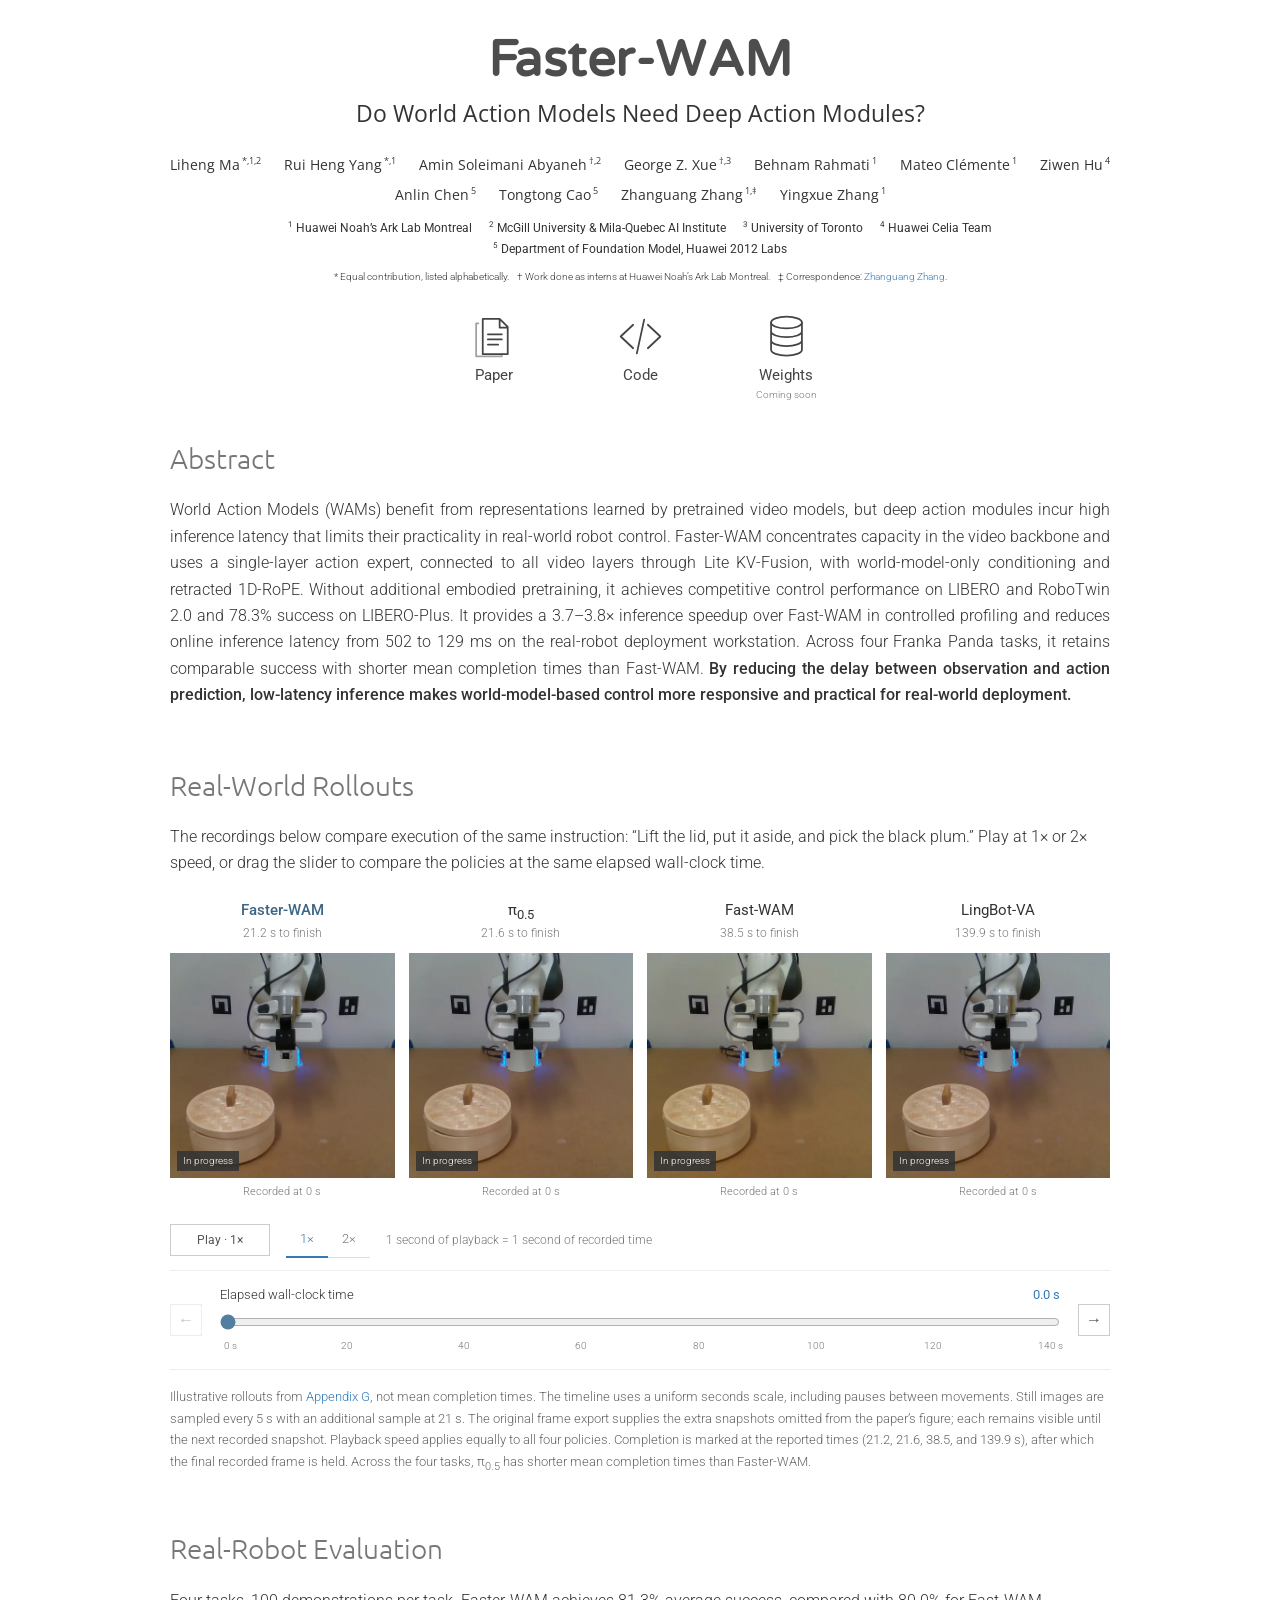
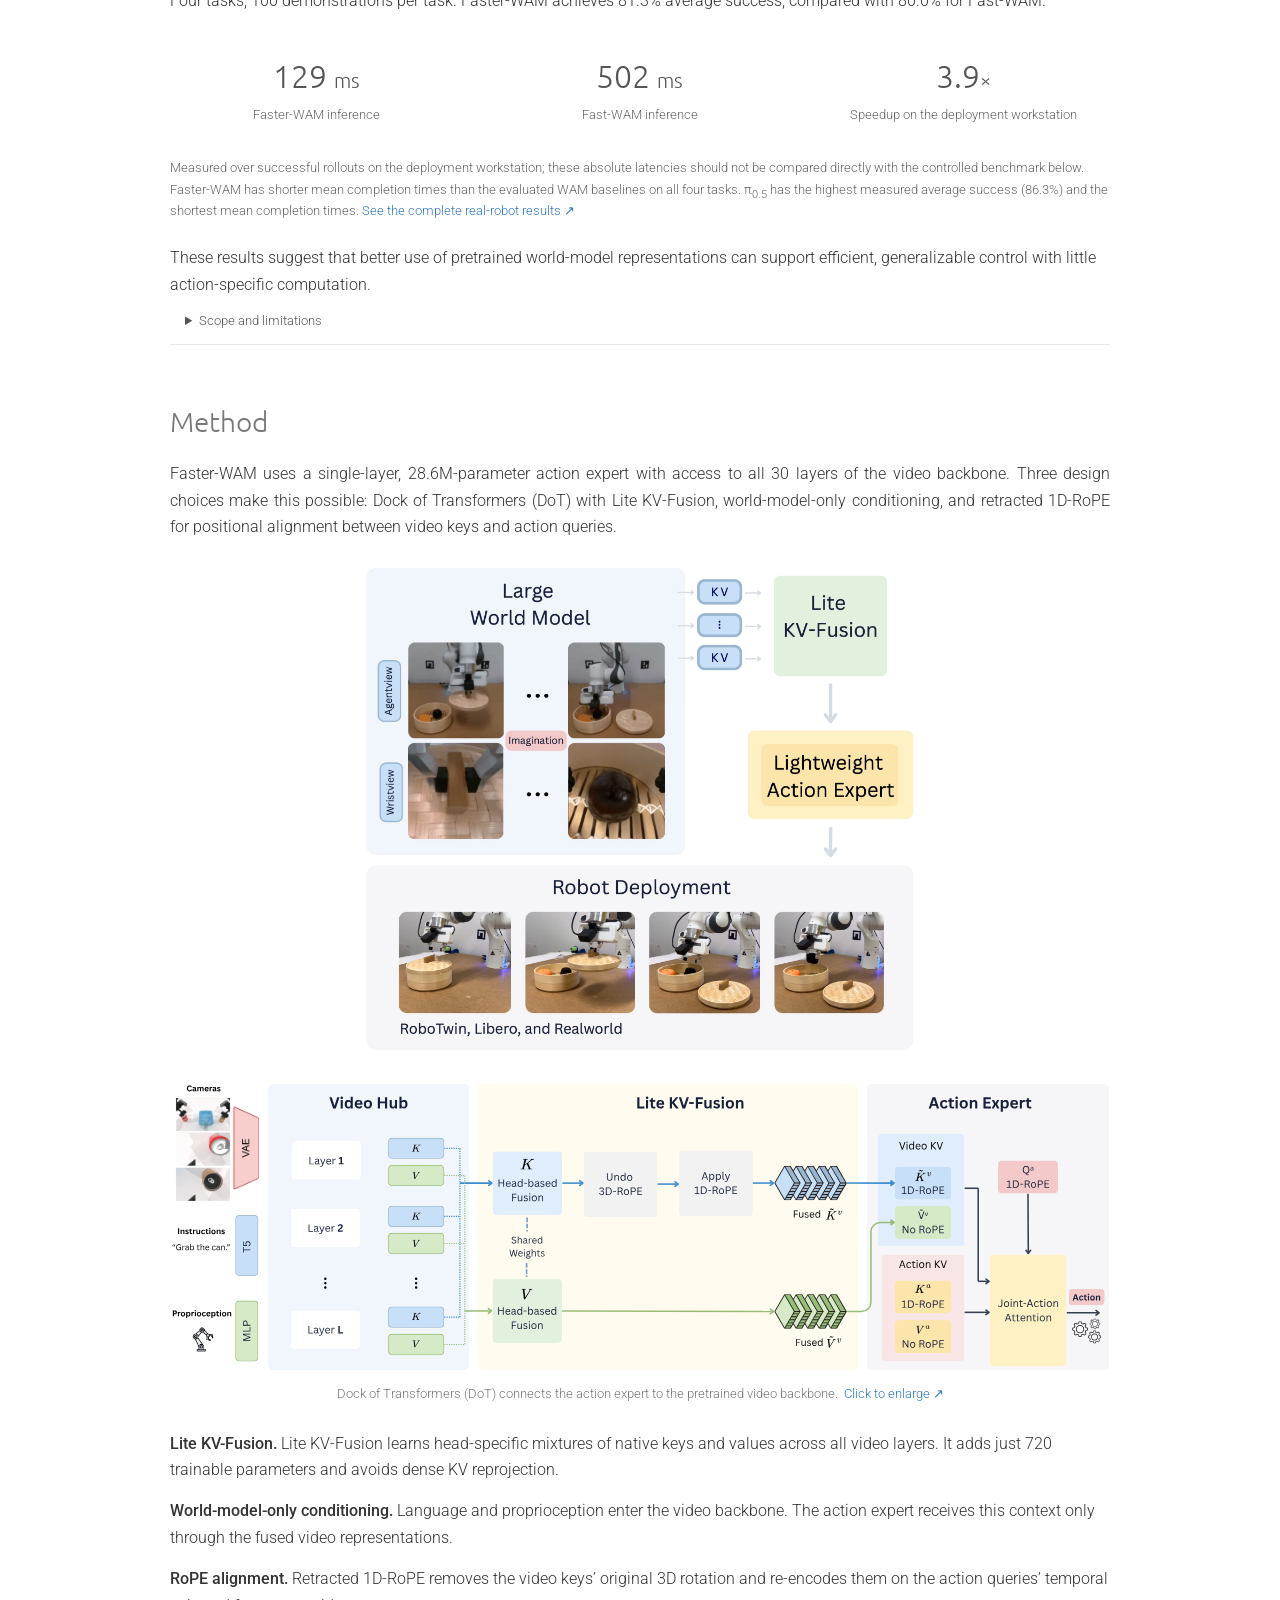
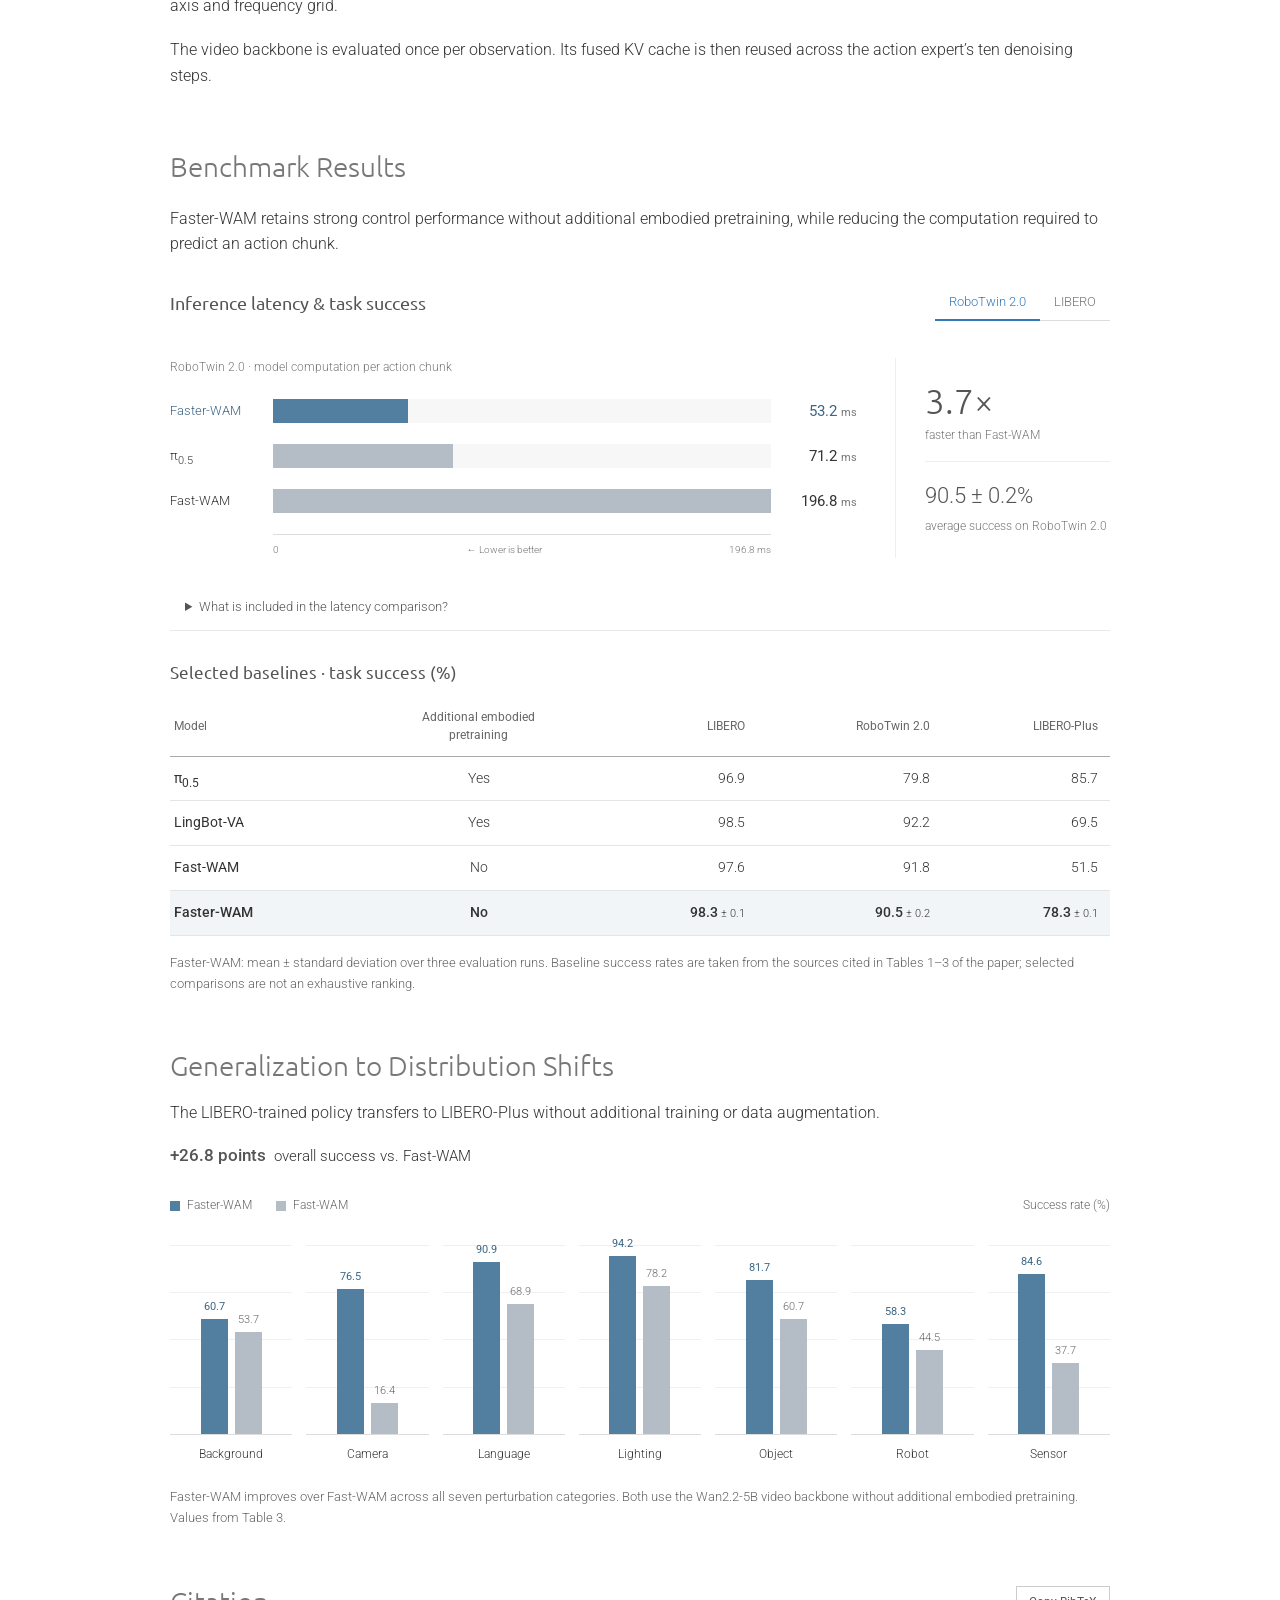
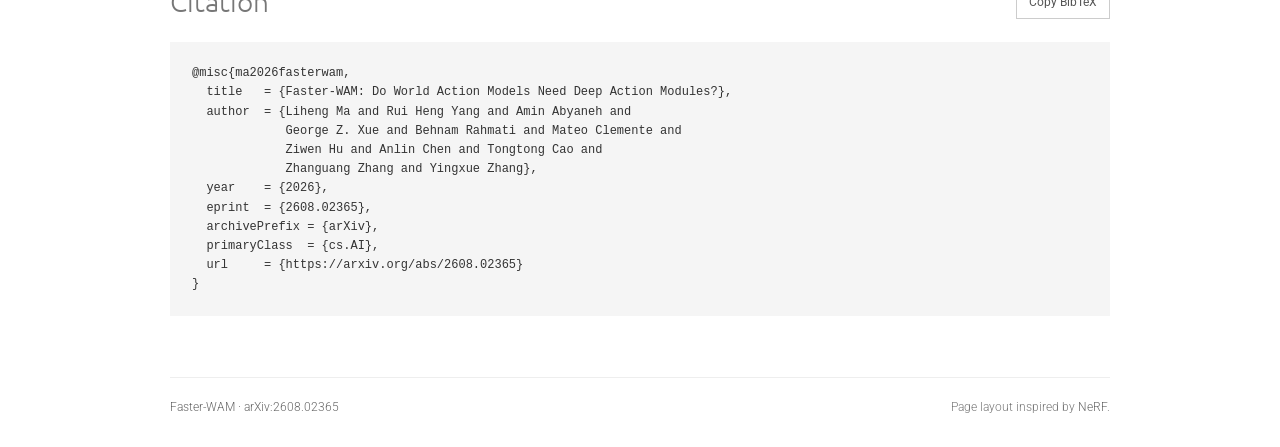
<file: index.html>
<!doctype html>
<html lang="en">
  <head>
    <meta charset="utf-8" />
    <meta name="viewport" content="width=device-width, initial-scale=1" />
    <meta name="theme-color" content="#ffffff" />
    <meta
      name="description"
      content="Faster-WAM uses a single-layer action expert to turn pretrained video world-model representations into efficient, generalizable robot control."
    />
    <meta property="og:type" content="website" />
    <meta
      property="og:title"
      content="Faster-WAM: Do World Action Models Need Deep Action Modules?"
    />
    <meta
      property="og:description"
      content="A single-layer action expert. Full access to the video hierarchy. 3.7× faster inference than Fast-WAM on RoboTwin 2.0."
    />
    <meta
      property="og:image"
      content="https://teamfasterwam.github.io/FasterWAM.github.io/assets/social-preview.png"
    />
    <meta
      property="og:url"
      content="https://teamfasterwam.github.io/FasterWAM.github.io/"
    />
    <meta name="twitter:card" content="summary_large_image" />
    <title>Faster-WAM · World-Model-Centric Robot Control</title>
    <link rel="icon" href="assets/favicon.svg" type="image/svg+xml" />
    <link rel="stylesheet" href="styles.css" />
    <script src="script.js" defer></script>
  </head>

  <body>
    <a class="skip-link" href="#main">Skip to content</a>
    <main id="main">
      <header class="paper-header container" aria-labelledby="paper-title">
        <h1 id="paper-title">
          <span class="project-name">Faster-WAM</span
          ><span class="paper-title"
            >Do World Action Models Need Deep Action Modules?</span
          >
        </h1>
        <div class="author-block">
          <p class="authors">
            <span>Liheng Ma<sup>*,1,2</sup></span
            ><span>Rui Heng Yang<sup>*,1</sup></span
            ><span>Amin Soleimani Abyaneh<sup>†,2</sup></span
            ><span>George Z. Xue<sup>†,3</sup></span
            ><span>Behnam Rahmati<sup>1</sup></span
            ><span>Mateo Clémente<sup>1</sup></span
            ><span>Ziwen Hu<sup>4</sup></span
            ><span>Anlin Chen<sup>5</sup></span
            ><span>Tongtong Cao<sup>5</sup></span
            ><span>Zhanguang Zhang<sup>1,‡</sup></span
            ><span>Yingxue Zhang<sup>1</sup></span>
          </p>
          <p class="affiliations">
            <span><sup>1</sup> Huawei Noah’s Ark Lab Montreal</span
            ><span
              ><sup>2</sup> McGill University &amp; Mila-Quebec AI
              Institute</span
            ><span><sup>3</sup> University of Toronto</span
            ><span><sup>4</sup> Huawei Celia Team</span
            ><span
              ><sup>5</sup> Department of Foundation Model, Huawei 2012
              Labs</span
            >
          </p>
          <p class="author-notes">
            * Equal contribution, listed alphabetically.
            <span
              >† Work done as interns at Huawei Noah’s Ark Lab Montreal.</span
            >
            <span
              >‡ Correspondence:
              <a href="mailto:zhanguang.zhang@huawei.com">Zhanguang Zhang</a
              >.</span
            >
          </p>
        </div>
        <div class="resource-links" aria-label="Project resources">
          <a class="resource-link" href="https://arxiv.org/abs/2608.02365">
            <svg viewBox="0 0 64 64" aria-hidden="true">
              <path
                d="M16 8h23l11 11v37H16zM39 8v12h11M23 29h19M23 36h19M23 43h14"
              />
              <path class="paper-back" d="M10 14H7v45h35v-3" />
            </svg>
            <span>Paper</span>
          </a>
          <a
            class="resource-link"
            href="https://github.com/TeamFasterwam/FasterWAM"
            ><svg viewBox="0 0 64 64" aria-hidden="true">
              <path d="m22 16-17 16 17 16m20-32 17 16-17 16M37 9 27 55" /></svg
            ><span>Code</span></a
          >
          <span class="resource-placeholder">
            <svg viewBox="0 0 64 64" aria-hidden="true">
              <ellipse cx="32" cy="13" rx="21" ry="8" />
              <path
                d="M11 13v37c0 4.4 9.4 8 21 8s21-3.6 21-8V13M11 25c0 4.4 9.4 8 21 8s21-3.6 21-8M11 37c0 4.4 9.4 8 21 8s21-3.6 21-8"
              />
            </svg>
            <span>Weights</span><small>Coming soon</small>
          </span>
        </div>
      </header>

      <section
        class="section container"
        id="abstract"
        aria-labelledby="abstract-title"
      >
        <h2 id="abstract-title">Abstract</h2>
        <p class="abstract">
          World Action Models (WAMs) benefit from representations learned by
          pretrained video models, but deep action modules incur high inference
          latency that limits their practicality in real-world robot control.
          Faster-WAM concentrates capacity in the video backbone and uses a
          single-layer action expert, connected to all video layers through Lite
          KV-Fusion, with world-model-only conditioning and retracted 1D-RoPE.
          Without additional embodied pretraining, it achieves competitive
          control performance on LIBERO and RoboTwin 2.0 and 78.3% success on
          LIBERO-Plus. It provides a 3.7–3.8× inference speedup over Fast-WAM in
          controlled profiling and reduces online inference latency from 502 to
          129 ms on the real-robot deployment workstation. Across four Franka
          Panda tasks, it retains comparable success with shorter mean
          completion times than Fast-WAM.
          <strong
            >By reducing the delay between observation and action prediction,
            low-latency inference makes world-model-based control more
            responsive and practical for real-world deployment.</strong
          >
        </p>
      </section>

      <section
        class="section container"
        id="rollouts"
        aria-labelledby="rollouts-title"
      >
        <h2 id="rollouts-title">Real-World Rollouts</h2>
        <p class="section-intro">
          The recordings below compare execution of the same instruction: “Lift
          the lid, put it aside, and pick the black plum.” Play at 1× or 2×
          speed, or drag the slider to compare the policies at the same elapsed
          wall-clock time.
        </p>
        <div class="rollout-grid">
          <figure class="rollout-card ours" data-policy="fasterwam">
            <figcaption>
              <strong>Faster-WAM</strong><span>21.2 s to finish</span>
            </figcaption>
            <div class="rollout-image">
              <img
                src="assets/rollouts/fasterwam/000s.webp"
                width="480"
                height="480"
                loading="lazy"
                alt="Faster-WAM pick-fruit rollout at 0 seconds"
              /><span class="rollout-state">In progress</span>
            </div>
            <p class="frame-note">Recorded at 0 s</p>
          </figure>
          <figure class="rollout-card" data-policy="pi05">
            <figcaption>
              <strong>π<sub>0.5</sub></strong
              ><span>21.6 s to finish</span>
            </figcaption>
            <div class="rollout-image">
              <img
                src="assets/rollouts/pi05/000s.webp"
                width="480"
                height="480"
                loading="lazy"
                alt="Pi 0.5 pick-fruit rollout at 0 seconds"
              /><span class="rollout-state">In progress</span>
            </div>
            <p class="frame-note">Recorded at 0 s</p>
          </figure>
          <figure class="rollout-card" data-policy="fastwam">
            <figcaption>
              <strong>Fast-WAM</strong><span>38.5 s to finish</span>
            </figcaption>
            <div class="rollout-image">
              <img
                src="assets/rollouts/fastwam/000s.webp"
                width="480"
                height="480"
                loading="lazy"
                alt="Fast-WAM pick-fruit rollout at 0 seconds"
              /><span class="rollout-state">In progress</span>
            </div>
            <p class="frame-note">Recorded at 0 s</p>
          </figure>
          <figure class="rollout-card" data-policy="lingbot">
            <figcaption>
              <strong>LingBot-VA</strong><span>139.9 s to finish</span>
            </figcaption>
            <div class="rollout-image">
              <img
                src="assets/rollouts/lingbot/000s.webp"
                width="480"
                height="480"
                loading="lazy"
                alt="LingBot-VA pick-fruit rollout at 0 seconds"
              /><span class="rollout-state">In progress</span>
            </div>
            <p class="frame-note">Recorded at 0 s</p>
          </figure>
        </div>
        <div class="playback-toolbar" data-enhancement hidden>
          <button
            class="button"
            id="play-rollout"
            type="button"
            aria-label="Play rollout comparison at real-time speed"
            aria-pressed="false"
          >
            Play · 1×
          </button>
          <div
            class="segmented-control playback-rates"
            role="group"
            aria-label="Playback speed"
          >
            <button
              type="button"
              data-playback-rate="1"
              aria-pressed="true"
              aria-label="Playback speed: 1×"
            >
              1×
            </button>
            <button
              type="button"
              data-playback-rate="2"
              aria-pressed="false"
              aria-label="Playback speed: 2×"
            >
              2×
            </button>
          </div>
          <span id="playback-rate-note"
            >1 second of playback = 1 second of recorded time</span
          >
        </div>
        <div class="timeline-controls" data-enhancement hidden>
          <button
            class="step-button"
            id="previous-frame"
            type="button"
            aria-label="Previous recorded snapshot"
          >
            ←
          </button>
          <div class="timeline-input">
            <label for="rollout-time"
              >Elapsed wall-clock time
              <output id="time-label" for="rollout-time">0.0 s</output></label
            >
            <input
              id="rollout-time"
              type="range"
              min="0"
              max="140"
              step="0.1"
              value="0"
              aria-valuetext="0.0 seconds"
            />
            <div class="timeline-ticks" aria-hidden="true">
              <span style="left: 0%">0 s</span
              ><span style="left: 14.2857%">20</span>
              <span style="left: 28.5714%">40</span
              ><span style="left: 42.8571%">60</span>
              <span style="left: 57.1429%">80</span
              ><span style="left: 71.4286%">100</span>
              <span style="left: 85.7143%">120</span
              ><span style="left: 100%">140 s</span>
            </div>
          </div>
          <button
            class="step-button"
            id="next-frame"
            type="button"
            aria-label="Next recorded snapshot"
          >
            →
          </button>
        </div>
        <p class="figure-note">
          Illustrative rollouts from
          <a href="https://arxiv.org/html/2608.02365v2#A7">Appendix G</a>, not
          mean completion times. The timeline uses a uniform seconds scale,
          including pauses between movements. Still images are sampled every 5 s
          with an additional sample at 21 s. The original frame export supplies
          the extra snapshots omitted from the paper’s figure; each remains
          visible until the next recorded snapshot. Playback speed applies
          equally to all four policies. Completion is marked at the reported
          times (21.2, 21.6, 38.5, and 139.9 s), after which the final recorded
          frame is held. Across the four tasks, π<sub>0.5</sub> has shorter mean
          completion times than Faster-WAM.
        </p>
      </section>

      <section
        class="section container real-results"
        aria-labelledby="real-results-title"
      >
        <div class="section-heading">
          <div>
            <h2 id="real-results-title">Real-Robot Evaluation</h2>
          </div>
          <p>
            Four tasks, 100 demonstrations per task. Faster-WAM achieves 81.3%
            average success, compared with 80.0% for Fast-WAM.
          </p>
        </div>
        <div class="real-stats">
          <div>
            <span>129 <small>ms</small></span>
            <p>Faster-WAM inference</p>
          </div>
          <div>
            <span>502 <small>ms</small></span>
            <p>Fast-WAM inference</p>
          </div>
          <div>
            <span>3.9<small>×</small></span>
            <p>Speedup on the deployment workstation</p>
          </div>
        </div>
        <p class="figure-note">
          Measured over successful rollouts on the deployment workstation; these
          absolute latencies should not be compared directly with the controlled
          benchmark below. Faster-WAM has shorter mean completion times than the
          evaluated WAM baselines on all four tasks. π<sub>0.5</sub> has the
          highest measured average success (86.3%) and the shortest mean
          completion times.
          <a href="https://arxiv.org/html/2608.02365v2#S3.SS3.SSS1"
            >See the complete real-robot results ↗</a
          >
        </p>
        <p class="closing-insight">
          These results suggest that better use of pretrained world-model
          representations can support efficient, generalizable control with
          little action-specific computation.
        </p>
        <details class="protocol-details">
          <summary>Scope and limitations</summary>
          <p>
            The results show that competitive control does not necessarily
            require a deep action expert; they do not establish that one layer
            is optimal. Physical evaluation covers one robot platform and four
            manipulation tasks. Additional embodied pretraining and broader
            evaluations across embodiments remain open directions.
          </p>
        </details>
      </section>

      <section
        class="section container"
        id="method"
        aria-labelledby="method-title"
      >
        <h2 id="method-title">Method</h2>
        <p class="abstract">
          Faster-WAM uses a single-layer, 28.6M-parameter action expert with
          access to all 30 layers of the video backbone. Three design choices
          make this possible: Dock of Transformers (DoT) with Lite KV-Fusion,
          world-model-only conditioning, and retracted 1D-RoPE for positional
          alignment between video keys and action queries.
        </p>
        <figure class="overview-figure">
          <img
            src="assets/figures/overview.svg"
            width="1500"
            height="1160"
            loading="lazy"
            alt="A large video world model supplies key–value representations through Lite KV-Fusion to a lightweight action expert, which controls a robot."
          />
        </figure>
        <figure class="method-figure">
          <a
            href="assets/figures/method.svg"
            target="_blank"
            rel="noopener"
            aria-label="Open the full-size Faster-WAM architecture diagram"
            ><img
              src="assets/figures/method.svg"
              width="1500"
              height="461"
              loading="lazy"
              alt="Camera observations, language, and proprioception enter a video hub. Native keys and values from all layers are fused with shared head-specific weights. Video keys are realigned from 3D to 1D RoPE before joint attention with a single-layer action expert."
          /></a>
          <figcaption>
            Dock of Transformers (DoT) connects the action expert to the
            pretrained video backbone. <span>Click to enlarge ↗</span>
          </figcaption>
        </figure>
        <div class="method-steps">
          <article>
            <h3>Lite KV-Fusion.</h3>
            <p>
              Lite KV-Fusion learns head-specific mixtures of native keys and
              values across all video layers. It adds just 720 trainable
              parameters and avoids dense KV reprojection.
            </p>
          </article>
          <article>
            <h3>World-model-only conditioning.</h3>
            <p>
              Language and proprioception enter the video backbone. The action
              expert receives this context only through the fused video
              representations.
            </p>
          </article>
          <article>
            <h3>RoPE alignment.</h3>
            <p>
              Retracted 1D-RoPE removes the video keys’ original 3D rotation and
              re-encodes them on the action queries’ temporal axis and frequency
              grid.
            </p>
          </article>
        </div>
        <div class="method-takeaway">
          <p>
            The video backbone is evaluated once per observation. Its fused KV
            cache is then reused across the action expert’s ten denoising steps.
          </p>
        </div>
      </section>

      <section
        class="section results-section"
        id="results"
        aria-labelledby="results-title"
      >
        <div class="container">
          <div class="section-heading">
            <div>
              <h2 id="results-title">Benchmark Results</h2>
            </div>
            <p>
              Faster-WAM retains strong control performance without additional
              embodied pretraining, while reducing the computation required to
              predict an action chunk.
            </p>
          </div>
          <div class="benchmark-heading">
            <h3>Inference latency &amp; task success</h3>
            <div
              class="segmented-control"
              role="group"
              aria-label="Benchmark"
              data-enhancement
              hidden
            >
              <button
                type="button"
                data-benchmark="robotwin"
                aria-pressed="true"
              >
                RoboTwin 2.0</button
              ><button
                type="button"
                data-benchmark="libero"
                aria-pressed="false"
              >
                LIBERO
              </button>
            </div>
          </div>
          <div class="benchmark-panel">
            <div class="latency-chart">
              <p class="chart-label" id="latency-chart-title">
                RoboTwin 2.0 · model computation per action chunk
              </p>
              <div id="latency-bars">
                <div class="bar-row ours">
                  <span>Faster-WAM</span>
                  <div class="bar-track">
                    <span style="width: 27.03%"></span>
                  </div>
                  <strong>53.2 <small>ms</small></strong>
                </div>
                <div class="bar-row">
                  <span>π<sub>0.5</sub></span>
                  <div class="bar-track">
                    <span style="width: 36.18%"></span>
                  </div>
                  <strong>71.2 <small>ms</small></strong>
                </div>
                <div class="bar-row">
                  <span>Fast-WAM</span>
                  <div class="bar-track"><span style="width: 100%"></span></div>
                  <strong>196.8 <small>ms</small></strong>
                </div>
              </div>
              <div class="chart-axis">
                <span>0</span><span>← Lower is better</span
                ><span id="latency-axis-end">196.8 ms</span>
              </div>
            </div>
            <div class="latency-insight">
              <span class="insight-value" id="speedup-value">3.7×</span>
              <p>faster than Fast-WAM</p>
              <div class="insight-divider"></div>
              <strong id="success-value">90.5 ± 0.2%</strong>
              <p id="success-label">average success on RoboTwin 2.0</p>
            </div>
          </div>
          <details class="protocol-details" id="latency-protocol">
            <summary>What is included in the latency comparison?</summary>
            <p>
              Measured on the same 24 GiB consumer GPU, at batch size one.
              Totals include text and vision encoding, multimodal conditioning,
              and action generation; they exclude external input preparation,
              transfers, and robot execution. Fast-WAM totals combine separately
              measured components because the full pipeline exceeds GPU memory.
            </p>
            <p>
              Fast-WAM and Faster-WAM both predict 32-action chunks with 10
              action denoising steps. π<sub>0.5</sub> uses its native
              configuration (50 actions on RoboTwin; 10 on LIBERO). Thus, the
              WAM comparison matches action-generation settings; the VLA
              comparison does not match chunk length.
              <a href="https://arxiv.org/html/2608.02365v2#A5"
                >Full profiling protocol ↗</a
              >
            </p>
          </details>

          <div
            class="table-wrapper"
            tabindex="0"
            role="region"
            aria-label="Benchmark success-rate comparison, scroll horizontally on small screens"
          >
            <table class="results-table">
              <caption>
                Selected baselines · task success (%)
              </caption>
              <thead>
                <tr>
                  <th scope="col">Model</th>
                  <th scope="col">Additional embodied<br />pretraining</th>
                  <th scope="col">LIBERO</th>
                  <th scope="col">RoboTwin 2.0</th>
                  <th scope="col">LIBERO-Plus</th>
                </tr>
              </thead>
              <tbody>
                <tr>
                  <th scope="row">π<sub>0.5</sub></th>
                  <td>Yes</td>
                  <td>96.9</td>
                  <td>79.8</td>
                  <td>85.7</td>
                </tr>
                <tr>
                  <th scope="row">LingBot-VA</th>
                  <td>Yes</td>
                  <td>98.5</td>
                  <td>92.2</td>
                  <td>69.5</td>
                </tr>
                <tr>
                  <th scope="row">Fast-WAM</th>
                  <td>No</td>
                  <td>97.6</td>
                  <td>91.8</td>
                  <td>51.5</td>
                </tr>
                <tr class="ours">
                  <th scope="row">Faster-WAM</th>
                  <td>No</td>
                  <td>98.3 <small>± 0.1</small></td>
                  <td>90.5 <small>± 0.2</small></td>
                  <td>78.3 <small>± 0.1</small></td>
                </tr>
              </tbody>
            </table>
          </div>
          <p class="figure-note">
            Faster-WAM: mean ± standard deviation over three evaluation runs.
            Baseline success rates are taken from the sources cited in Tables
            1–3 of the paper; selected comparisons are not an exhaustive
            ranking.
          </p>

          <div class="generalization-heading">
            <div>
              <h2>Generalization to Distribution Shifts</h2>
              <p>
                The LIBERO-trained policy transfers to LIBERO-Plus without
                additional training or data augmentation.
              </p>
            </div>
            <div class="gain-callout">
              <strong>+26.8<span> points</span></strong>
              <p>overall success vs. Fast-WAM</p>
            </div>
          </div>
          <div class="generalization-panel">
            <div class="chart-legend">
              <span><i class="legend-ours"></i>Faster-WAM</span
              ><span><i class="legend-baseline"></i>Fast-WAM</span
              ><span class="legend-unit">Success rate (%)</span>
            </div>
            <div class="generalization-chart" id="generalization-chart">
              <div class="perturbation">
                <span>Background</span>
                <div class="paired-bars">
                  <div class="ood-bar ours" style="--value: 60.7%">
                    <span>60.7</span>
                  </div>
                  <div class="ood-bar baseline" style="--value: 53.7%">
                    <span>53.7</span>
                  </div>
                </div>
              </div>
              <div class="perturbation">
                <span>Camera</span>
                <div class="paired-bars">
                  <div class="ood-bar ours" style="--value: 76.5%">
                    <span>76.5</span>
                  </div>
                  <div class="ood-bar baseline" style="--value: 16.4%">
                    <span>16.4</span>
                  </div>
                </div>
              </div>
              <div class="perturbation">
                <span>Language</span>
                <div class="paired-bars">
                  <div class="ood-bar ours" style="--value: 90.9%">
                    <span>90.9</span>
                  </div>
                  <div class="ood-bar baseline" style="--value: 68.9%">
                    <span>68.9</span>
                  </div>
                </div>
              </div>
              <div class="perturbation">
                <span>Lighting</span>
                <div class="paired-bars">
                  <div class="ood-bar ours" style="--value: 94.2%">
                    <span>94.2</span>
                  </div>
                  <div class="ood-bar baseline" style="--value: 78.2%">
                    <span>78.2</span>
                  </div>
                </div>
              </div>
              <div class="perturbation">
                <span>Object</span>
                <div class="paired-bars">
                  <div class="ood-bar ours" style="--value: 81.7%">
                    <span>81.7</span>
                  </div>
                  <div class="ood-bar baseline" style="--value: 60.7%">
                    <span>60.7</span>
                  </div>
                </div>
              </div>
              <div class="perturbation">
                <span>Robot</span>
                <div class="paired-bars">
                  <div class="ood-bar ours" style="--value: 58.3%">
                    <span>58.3</span>
                  </div>
                  <div class="ood-bar baseline" style="--value: 44.5%">
                    <span>44.5</span>
                  </div>
                </div>
              </div>
              <div class="perturbation">
                <span>Sensor</span>
                <div class="paired-bars">
                  <div class="ood-bar ours" style="--value: 84.6%">
                    <span>84.6</span>
                  </div>
                  <div class="ood-bar baseline" style="--value: 37.7%">
                    <span>37.7</span>
                  </div>
                </div>
              </div>
            </div>
            <p class="figure-note">
              Faster-WAM improves over Fast-WAM across all seven perturbation
              categories. Both use the Wan2.2-5B video backbone without
              additional embodied pretraining. Values from Table 3.
            </p>
          </div>
        </div>
      </section>

      <section
        class="citation-section"
        id="citation"
        aria-labelledby="citation-title"
      >
        <div class="container">
          <div class="citation-heading">
            <div>
              <h2 id="citation-title">Citation</h2>
            </div>
            <button
              class="button button-secondary"
              type="button"
              id="copy-citation"
              data-enhancement
              hidden
            >
              Copy BibTeX
            </button>
          </div>
          <pre><code id="bibtex">@misc{ma2026fasterwam,
  title   = {Faster-WAM: Do World Action Models Need Deep Action Modules?},
  author  = {Liheng Ma and Rui Heng Yang and Amin Abyaneh and
             George Z. Xue and Behnam Rahmati and Mateo Clemente and
             Ziwen Hu and Anlin Chen and Tongtong Cao and
             Zhanguang Zhang and Yingxue Zhang},
  year    = {2026},
  eprint  = {2608.02365},
  archivePrefix = {arXiv},
  primaryClass  = {cs.AI},
  url     = {https://arxiv.org/abs/2608.02365}
}</code></pre>
          <p
            id="copy-status"
            class="copy-status"
            role="status"
            aria-live="polite"
          ></p>
        </div>
      </section>
    </main>
    <footer class="footer container">
      <p>
        <a href="https://arxiv.org/abs/2608.02365"
          >Faster-WAM · arXiv:2608.02365</a
        >
      </p>
      <p>
        Page layout inspired by
        <a href="https://www.matthewtancik.com/nerf">NeRF</a>.
      </p>
    </footer>
  </body>
</html>
</file>
<file: styles.css>
@import url("https://fonts.googleapis.com/css2?family=Open+Sans:wght@400;500;600&family=Roboto:wght@300;400;500;700&family=Ubuntu:wght@300;400&family=Varela+Round&display=swap");

:root {
  --ink: #333;
  --muted: #777;
  --link: #337ab7;
  --accent: #527e9f;
  --line: #ddd;
  --body: "Roboto", Arial, sans-serif;
  --heading: "Ubuntu", Arial, sans-serif;
}
* {
  box-sizing: border-box;
}
html {
  scroll-behavior: smooth;
  scroll-padding-top: 24px;
}
body {
  margin: 0;
  background: #fff;
  color: var(--ink);
  font-family: var(--body);
  font-size: 16px;
  font-weight: 300;
  line-height: 1.55;
  -webkit-font-smoothing: antialiased;
}
a {
  color: var(--link);
  text-decoration: none;
}
a:hover {
  text-decoration: underline;
}
button,
input {
  font: inherit;
}
button,
a,
input {
  touch-action: manipulation;
}
button {
  cursor: pointer;
}
button:disabled {
  cursor: default;
  opacity: 0.35;
}
img {
  display: block;
  max-width: 100%;
  height: auto;
}
figure,
p,
h1,
h2,
h3 {
  margin: 0;
}
strong {
  font-weight: 500;
}
sup {
  font-size: 0.65em;
  vertical-align: super;
  line-height: 0;
}
sub {
  line-height: 0;
}
svg {
  fill: none;
  stroke: currentColor;
  stroke-width: 2;
  stroke-linecap: round;
  stroke-linejoin: round;
}
[hidden] {
  display: none !important;
}
a:focus-visible,
button:focus-visible,
input:focus-visible,
summary:focus-visible,
[tabindex]:focus-visible {
  outline: 2px solid var(--link);
  outline-offset: 5px;
}
::selection {
  background: #dceaf3;
}
.container {
  width: min(940px, calc(100% - 40px));
  margin-inline: auto;
}
.skip-link {
  position: fixed;
  left: 15px;
  top: -100px;
  background: white;
  padding: 10px 15px;
  z-index: 10;
}
.skip-link:focus {
  top: 10px;
}

/* Centered paper masthead, following the original NeRF page. */
.paper-header {
  padding-top: 28px;
  text-align: center;
}
.project-name {
  display: block;
  color: #4d4d4d;
  font:
    700 50px/1.3 "Varela Round",
    sans-serif;
  letter-spacing: 0.5px;
}
.paper-title {
  display: block;
  font:
    400 23px/1.5 "Open Sans",
    sans-serif;
  margin-top: 3px;
}
.author-block {
  margin-top: 23px;
}
.authors {
  display: flex;
  flex-wrap: wrap;
  justify-content: center;
  gap: 8px 23px;
  font:
    400 14px/1.6 "Open Sans",
    sans-serif;
}
.authors > span {
  white-space: nowrap;
}
.authors sup {
  margin-left: 2px;
}
.affiliations {
  display: flex;
  flex-wrap: wrap;
  justify-content: center;
  gap: 2px 17px;
  font-size: 12px;
  font-weight: 400;
  line-height: 1.6;
  margin: 13px auto 0;
  max-width: 900px;
}
.author-notes {
  margin-top: 8px;
  font-size: 10px;
  line-height: 1.7;
}
.author-notes > span {
  margin-left: 6px;
}
.resource-links {
  display: flex;
  align-items: flex-start;
  justify-content: center;
  gap: 68px;
  margin-top: 28px;
  margin-bottom: 26px;
}
.resource-link,
.resource-placeholder {
  display: flex;
  flex-direction: column;
  align-items: center;
  width: 78px;
  color: #444;
  font-size: 15px;
  font-weight: 400;
  line-height: 1.4;
}
.resource-link svg,
.resource-placeholder svg {
  width: 47px;
  height: 47px;
  margin-bottom: 5px;
  stroke-width: 2.4;
}
.resource-link:hover {
  color: var(--link);
  text-decoration: none;
}
.resource-link:hover > span {
  text-decoration: underline;
}
.resource-placeholder small {
  font-size: 10px;
  color: var(--muted);
  font-weight: 300;
  margin-top: 2px;
}
.paper-back {
  opacity: 0.5;
}
.teaser-frames {
  display: grid;
  grid-template-columns: repeat(3, 1fr);
  gap: 6px;
}
.teaser-frames img {
  width: 100%;
  aspect-ratio: 1;
  object-fit: cover;
}
.teaser figcaption {
  font-size: 14px;
  line-height: 1.6;
  margin-top: 13px;
  text-align: center;
}
.teaser figcaption strong {
  display: block;
  font-weight: 400;
  margin-bottom: 3px;
}

/* A white, continuous reading column with plain section headings. */
.section {
  padding-top: 58px;
}
#abstract {
  padding-top: 12px;
}
h2 {
  font: 300 28px/1.35 var(--heading);
  color: #777;
  margin-bottom: 20px;
}
h3 {
  font: 400 18px/1.45 var(--heading);
  color: #555;
}
.section-heading {
  margin-bottom: 27px;
}
.section-heading p,
.section-intro {
  font-size: 16px;
  line-height: 1.6;
}
.section-intro {
  margin-bottom: 23px;
}
.video-placeholder {
  aspect-ratio: 16 / 6;
  background: #f6f6f6;
  border: 1px solid #e7e7e7;
  display: flex;
  flex-direction: column;
  justify-content: center;
  align-items: center;
  text-align: center;
  color: #888;
}
.video-placeholder svg {
  width: 58px;
  height: 58px;
  margin-bottom: 14px;
  stroke: #999;
  stroke-width: 1.5;
}
.video-placeholder p {
  font: 300 20px/1.5 var(--heading);
}
.video-placeholder > span {
  font-size: 13px;
  margin-top: 5px;
}
.video-tasks {
  text-align: center;
  color: var(--muted);
  font-size: 13px;
  margin-top: 11px;
}
.abstract {
  font-size: 16px;
  line-height: 1.65;
  text-align: justify;
}
.overview-figure {
  width: min(630px, 100%);
  margin: 25px auto 28px;
}
.method-figure {
  margin-top: 30px;
}
.method-figure img {
  width: 100%;
}
.method-figure figcaption {
  color: var(--muted);
  font-size: 13px;
  text-align: center;
  line-height: 1.6;
  margin-top: 13px;
}
.method-figure figcaption span {
  white-space: nowrap;
  color: var(--link);
  margin-left: 3px;
}
.method-steps {
  margin-top: 26px;
}
.method-steps article {
  margin-top: 15px;
}
.method-steps h3 {
  display: inline;
  color: var(--ink);
  font: 500 16px/1.6 var(--body);
}
.method-steps p {
  display: inline;
  font-size: 16px;
  line-height: 1.65;
}
.method-takeaway {
  margin-top: 18px;
  font-size: 16px;
  line-height: 1.65;
}

/* Benchmark plots retain their published values and interactive selector. */
.benchmark-heading {
  display: flex;
  align-items: center;
  justify-content: space-between;
  gap: 20px;
  margin: 28px 0 22px;
}
.segmented-control {
  display: flex;
  gap: 0;
  border-bottom: 1px solid var(--line);
}
.segmented-control button {
  background: none;
  border: 0;
  border-bottom: 2px solid transparent;
  padding: 7px 14px;
  margin-bottom: -1px;
  color: var(--muted);
  font-size: 13px;
}
.segmented-control button[aria-pressed="true"] {
  color: var(--link);
  border-bottom-color: var(--link);
}
.benchmark-panel {
  display: grid;
  grid-template-columns: 1fr 215px;
  gap: 38px;
  padding: 15px 0 26px;
}
.latency-chart {
  min-width: 0;
}
.chart-label {
  font-size: 12px;
  color: var(--muted);
  margin-bottom: 23px;
}
.bar-row {
  display: grid;
  grid-template-columns: 91px 1fr 74px;
  align-items: center;
  gap: 12px;
  margin-bottom: 21px;
}
.bar-row > span {
  font-size: 13px;
}
.bar-row > strong {
  font-size: 15px;
  font-weight: 400;
  text-align: right;
  white-space: nowrap;
  font-variant-numeric: tabular-nums;
}
.bar-row small {
  font-size: 11px;
  color: var(--muted);
}
.bar-track {
  height: 24px;
  background: #f7f7f7;
}
.bar-track > span {
  display: block;
  height: 100%;
  background: #b4bdc5;
  transition: width 0.25s ease;
}
.bar-row.ours .bar-track > span {
  background: var(--accent);
}
.bar-row.ours {
  color: #3c6685;
}
.chart-axis {
  display: flex;
  justify-content: space-between;
  margin-left: 103px;
  margin-right: 86px;
  border-top: 1px solid var(--line);
  padding-top: 7px;
  color: var(--muted);
  font-size: 10px;
}
.latency-insight {
  border-left: 1px solid #eee;
  padding-left: 29px;
  display: flex;
  flex-direction: column;
  justify-content: center;
}
.insight-value {
  color: #555;
  font: 300 35px/1.2 var(--heading);
}
.latency-insight p {
  font-size: 12px;
  color: var(--muted);
  margin-top: 4px;
}
.insight-divider {
  height: 1px;
  background: #eee;
  margin: 17px 0;
}
.latency-insight > strong {
  font-size: 22px;
  font-weight: 300;
  color: #555;
}
.protocol-details {
  border-bottom: 1px solid #e8e8e8;
  padding: 13px 0;
  color: #666;
  font-size: 13px;
}
.protocol-details summary {
  cursor: pointer;
  color: #555;
  margin-left: 15px;
}
.protocol-details summary:hover {
  color: var(--link);
}
.protocol-details p {
  margin-top: 12px;
  line-height: 1.65;
}
.table-wrapper {
  overflow-x: auto;
  margin-top: 28px;
}
.results-table {
  width: 100%;
  border-collapse: collapse;
  font-size: 14px;
  text-align: right;
  white-space: nowrap;
}
.results-table caption {
  font: 400 17px/1.5 var(--heading);
  color: #555;
  text-align: left;
  margin-bottom: 12px;
}
.results-table th,
.results-table td {
  padding: 11px 12px;
}
.results-table th:first-child {
  text-align: left;
  padding-left: 4px;
}
.results-table thead th {
  font-weight: 400;
  color: #666;
  font-size: 12px;
  border-bottom: 1px solid #aaa;
}
.results-table tbody th {
  font-weight: 400;
}
.results-table tbody tr {
  border-bottom: 1px solid #e5e5e5;
}
.results-table td:nth-child(2),
.results-table th:nth-child(2) {
  text-align: center;
}
.results-table tr.ours {
  background: #f2f5f7;
  font-weight: 500;
}
.results-table tr.ours th {
  font-weight: 500;
}
.results-table small {
  font-weight: 300;
  font-size: 11px;
}
.figure-note {
  font-size: 13px;
  line-height: 1.65;
  color: #666;
  margin-top: 16px;
}
.generalization-heading {
  margin-top: 53px;
}
.generalization-heading h2 {
  margin-bottom: 15px;
}
.generalization-heading > div > p {
  line-height: 1.65;
}
.gain-callout {
  margin-top: 15px;
}
.gain-callout strong {
  font-size: 17px;
  font-weight: 500;
  color: #555;
}
.gain-callout p {
  display: inline;
  margin-left: 4px;
  font-size: 15px;
}
.generalization-panel {
  margin-top: 28px;
}
.chart-legend {
  display: flex;
  gap: 24px;
  align-items: center;
  color: #666;
  font-size: 12px;
  margin-bottom: 30px;
}
.chart-legend > span {
  display: flex;
  align-items: center;
  gap: 7px;
}
.chart-legend i {
  width: 10px;
  height: 10px;
  display: inline-block;
}
.legend-ours {
  background: var(--accent);
}
.legend-baseline {
  background: #b4bdc5;
}
.chart-legend .legend-unit {
  margin-left: auto;
}
.generalization-chart {
  display: grid;
  grid-template-columns: repeat(7, 1fr);
  gap: 14px;
}
.perturbation {
  display: flex;
  flex-direction: column-reverse;
  align-items: center;
  gap: 10px;
}
.perturbation > span {
  font-size: 12px;
}
.paired-bars {
  height: 190px;
  width: 100%;
  display: flex;
  justify-content: center;
  align-items: flex-end;
  gap: 7px;
  border-bottom: 1px solid var(--line);
  background: repeating-linear-gradient(
    to top,
    transparent 0,
    transparent calc(25% - 1px),
    #f0f0f0 calc(25% - 1px),
    #f0f0f0 25%
  );
}
.ood-bar {
  position: relative;
  height: var(--value);
  width: 27px;
}
.ood-bar.ours {
  background: var(--accent);
}
.ood-bar.baseline {
  background: #b4bdc5;
}
.ood-bar span {
  position: absolute;
  bottom: calc(100% + 4px);
  left: 50%;
  transform: translateX(-50%);
  font-size: 11px;
  white-space: nowrap;
  font-variant-numeric: tabular-nums;
}
.ood-bar.ours span {
  color: #3c6685;
  font-weight: 400;
}
.ood-bar.baseline span {
  color: #666;
}
.generalization-panel > .figure-note {
  margin-top: 22px;
}

/* Recorded snapshots are plainly identified as still images. */
.rollout-grid {
  display: grid;
  grid-template-columns: repeat(4, 1fr);
  gap: 14px;
}
.rollout-card figcaption {
  display: flex;
  flex-direction: column;
  align-items: center;
  gap: 2px;
  text-align: center;
  margin-bottom: 11px;
}
.rollout-card strong {
  font-size: 15px;
  font-weight: 400;
}
.rollout-card figcaption > span {
  font-size: 12px;
  color: var(--muted);
}
.rollout-card.ours strong {
  color: #3c6685;
  font-weight: 500;
}
.rollout-image {
  position: relative;
  aspect-ratio: 1;
  overflow: hidden;
}
.rollout-image img {
  width: 100%;
  height: 100%;
  object-fit: cover;
}
.rollout-state {
  position: absolute;
  bottom: 7px;
  left: 7px;
  color: #fff;
  background: #333d;
  padding: 2px 6px;
  font-size: 10px;
}
.rollout-card.complete .rollout-state {
  background: #35694f;
}
.rollout-card.complete .rollout-image {
  outline: 2px solid #35694f;
  outline-offset: -2px;
}
.frame-note {
  font-size: 11px;
  margin-top: 5px;
  text-align: center;
  color: var(--muted);
}
.timeline-controls {
  display: flex;
  align-items: center;
  gap: 18px;
  margin-top: 12px;
  padding-block: 14px;
  border-block: 1px solid #eee;
}
.step-button {
  width: 32px;
  height: 32px;
  flex-shrink: 0;
  border: 1px solid #ccc;
  background: #fff;
  color: #555;
  padding: 0;
}
.step-button:hover:not(:disabled) {
  background: #f5f5f5;
}
.timeline-input {
  flex: 1;
  min-width: 0;
}
.timeline-input label {
  display: flex;
  justify-content: space-between;
  font-size: 13px;
}
.timeline-input output {
  font-weight: 400;
  color: var(--link);
  font-variant-numeric: tabular-nums;
}
.timeline-input input {
  display: block;
  width: 100%;
  margin: 9px 0 6px;
  accent-color: var(--accent);
  cursor: ew-resize;
}
.playback-toolbar {
  display: flex;
  align-items: center;
  flex-wrap: wrap;
  gap: 10px 16px;
  margin-top: 22px;
}
.playback-toolbar > span {
  font-size: 12px;
  color: var(--muted);
}
.playback-toolbar .button {
  min-width: 100px;
}
.timeline-ticks {
  position: relative;
  height: 19px;
  margin-inline: 10px;
  font-size: 10px;
  color: var(--muted);
}
.timeline-ticks span {
  position: absolute;
  top: 2px;
  transform: translateX(-50%);
  white-space: nowrap;
}
.real-stats {
  display: grid;
  grid-template-columns: repeat(3, 1fr);
  gap: 30px;
  text-align: center;
  padding-block: 16px;
}
.real-stats span {
  color: #555;
  font: 300 32px/1.3 var(--heading);
}
.real-stats small {
  font-size: 20px;
}
.real-stats p {
  font-size: 13px;
  color: #666;
  margin-top: 7px;
}
.closing-insight {
  font-size: 16px;
  line-height: 1.65;
  margin-top: 24px;
}

.citation-section {
  padding-top: 55px;
}
.citation-heading {
  display: flex;
  align-items: center;
  justify-content: space-between;
  gap: 20px;
}
.citation-heading h2 {
  margin-bottom: 0;
}
.button {
  border: 1px solid #ccc;
  background: #fff;
  color: #555;
  padding: 6px 12px;
  font-size: 12px;
  font-weight: 400;
}
.button:hover {
  background: #f5f5f5;
}
pre {
  background: #f5f5f5;
  margin: 21px 0 0;
  padding: 22px;
  font-size: 12px;
  font-weight: 400;
  line-height: 1.6;
  overflow-x: auto;
  tab-size: 2;
}
code {
  font-family: ui-monospace, SFMono-Regular, Consolas, monospace;
}
.copy-status {
  min-height: 20px;
  font-size: 12px;
  color: var(--link);
  margin-top: 5px;
}
.footer {
  margin-top: 36px;
  padding-block: 20px 30px;
  border-top: 1px solid #eee;
  display: flex;
  justify-content: space-between;
  gap: 20px;
  font-size: 12px;
  color: var(--muted);
}
.footer a {
  color: #666;
}

@media (max-width: 760px) {
  .container {
    width: calc(100% - 32px);
  }
  .paper-header {
    padding-top: 23px;
  }
  .project-name {
    font-size: 42px;
  }
  .paper-title {
    font-size: 20px;
    line-height: 1.5;
    max-width: 550px;
    margin: 6px auto 0;
  }
  .authors {
    gap: 7px 17px;
    font-size: 13px;
  }
  .affiliations {
    font-size: 11px;
    gap: 3px 13px;
  }
  .author-notes {
    font-size: 10px;
    max-width: 550px;
    margin-inline: auto;
    margin-top: 10px;
  }
  .resource-links {
    gap: 42px;
    margin-top: 25px;
    margin-bottom: 23px;
  }
  .resource-link svg,
  .resource-placeholder svg {
    width: 43px;
    height: 43px;
  }
  .teaser-frames {
    gap: 4px;
  }
  .teaser figcaption {
    font-size: 12px;
  }
  .section {
    padding-top: 42px;
  }
  h2 {
    font-size: 26px;
    margin-bottom: 17px;
  }
  .video-placeholder {
    aspect-ratio: 16 / 8;
  }
  .video-placeholder svg {
    width: 44px;
    height: 44px;
    margin-bottom: 9px;
  }
  .video-placeholder p {
    font-size: 18px;
  }
  .video-placeholder > span,
  .video-tasks {
    font-size: 12px;
  }
  .abstract {
    text-align: left;
  }
  .section-heading p,
  .section-intro,
  .abstract,
  .method-steps h3,
  .method-steps p,
  .method-takeaway,
  .closing-insight {
    font-size: 15px;
    line-height: 1.65;
  }
  .overview-figure {
    margin-block: 24px;
    max-width: 570px;
  }
  .method-figure {
    margin-top: 24px;
  }
  .method-figure figcaption {
    font-size: 12px;
  }
  .benchmark-heading {
    flex-wrap: wrap;
    gap: 15px;
  }
  .benchmark-heading h3 {
    font-size: 17px;
  }
  .benchmark-panel {
    grid-template-columns: 1fr;
    gap: 25px;
  }
  .latency-insight {
    border-left: 0;
    border-top: 1px solid #eee;
    padding: 18px 0 0;
    display: grid;
    grid-template-columns: 1fr 1fr;
    gap: 5px 20px;
    text-align: center;
  }
  .insight-value {
    grid-column: 1;
    grid-row: 1;
    font-size: 29px;
  }
  .latency-insight > p:first-of-type {
    grid-column: 1;
    grid-row: 2;
  }
  .latency-insight > strong {
    grid-column: 2;
    grid-row: 1;
    font-size: 23px;
  }
  .latency-insight > p:last-child {
    grid-column: 2;
    grid-row: 2;
  }
  .latency-insight p {
    font-size: 12px;
    margin-top: 0;
  }
  .insight-divider {
    display: none;
  }
  .bar-row {
    grid-template-columns: 81px 1fr 63px;
    gap: 10px;
  }
  .bar-row > span {
    font-size: 12px;
  }
  .bar-row > strong {
    font-size: 14px;
  }
  .chart-axis {
    margin-left: 91px;
    margin-right: 73px;
    font-size: 9px;
  }
  .results-table {
    font-size: 13px;
  }
  .results-table th,
  .results-table td {
    padding: 10px;
  }
  .figure-note,
  .protocol-details {
    font-size: 12px;
  }
  .generalization-heading {
    margin-top: 40px;
  }
  .generalization-heading > div > p {
    font-size: 15px;
  }
  .gain-callout p {
    font-size: 14px;
  }
  .chart-legend {
    gap: 16px;
    font-size: 11px;
  }
  .chart-legend .legend-unit {
    font-size: 10px;
  }
  .generalization-chart {
    grid-template-columns: 1fr;
    gap: 17px;
  }
  .perturbation {
    display: grid;
    grid-template-columns: 90px 1fr;
    gap: 12px;
    align-items: center;
  }
  .perturbation > span {
    font-size: 13px;
  }
  .paired-bars {
    height: auto;
    display: flex;
    flex-direction: column;
    align-items: flex-start;
    justify-content: flex-start;
    gap: 6px;
    border: 0;
    max-width: calc(100% - 33px);
    background: repeating-linear-gradient(
      to right,
      transparent 0,
      transparent calc(25% - 1px),
      #f0f0f0 calc(25% - 1px),
      #f0f0f0 25%
    );
  }
  .ood-bar {
    height: 15px;
    width: var(--value);
  }
  .ood-bar span {
    left: calc(100% + 5px);
    top: 50%;
    bottom: auto;
    transform: translateY(-50%);
    font-size: 11px;
  }
  .rollout-grid {
    grid-template-columns: repeat(2, 1fr);
    gap: 20px 13px;
  }
  .rollout-card figcaption {
    flex-direction: row;
    justify-content: space-between;
    gap: 5px;
  }
  .rollout-card strong {
    font-size: 13px;
  }
  .rollout-card figcaption > span {
    font-size: 10px;
  }
  .timeline-controls {
    gap: 12px;
  }
  .timeline-input label {
    font-size: 12px;
  }
  .timeline-endpoints {
    font-size: 10px;
  }
  .real-stats {
    gap: 16px;
  }
  .real-stats span {
    font-size: 29px;
  }
  .real-stats small {
    font-size: 17px;
  }
  .real-stats p {
    font-size: 12px;
  }
  pre {
    font-size: 11px;
    padding: 16px;
  }
}
@media (max-width: 440px) {
  .project-name {
    font-size: 37px;
  }
  .paper-title {
    font-size: 19px;
  }
  .authors {
    gap: 8px 16px;
    font-size: 12px;
  }
  .affiliations {
    font-size: 10px;
  }
  .author-notes {
    font-size: 9px;
  }
  .author-notes > span {
    display: block;
    margin-left: 0;
  }
  .resource-links {
    gap: 27px;
  }
  .resource-link,
  .resource-placeholder {
    width: 70px;
    font-size: 14px;
  }
  .resource-link svg,
  .resource-placeholder svg {
    width: 39px;
    height: 39px;
  }
  .teaser figcaption {
    font-size: 11px;
  }
  .section {
    padding-top: 36px;
  }
  h2 {
    font-size: 24px;
  }
  .video-tasks {
    max-width: 270px;
    margin-inline: auto;
  }
  .video-placeholder p {
    font-size: 17px;
  }
  .video-placeholder svg {
    width: 38px;
    height: 38px;
  }
  .rollout-card figcaption {
    flex-direction: column;
    gap: 2px;
  }
  .timeline-endpoints span:nth-child(2) {
    display: none;
  }
  .chart-axis {
    font-size: 8px;
  }
  .chart-label {
    font-size: 11px;
  }
  .real-stats span {
    font-size: 25px;
  }
  .real-stats p {
    font-size: 11px;
  }
  .real-stats small {
    font-size: 15px;
  }
  .footer {
    flex-direction: column;
    align-items: center;
    gap: 8px;
    text-align: center;
  }
}
@media (prefers-reduced-motion: reduce) {
  html {
    scroll-behavior: auto;
  }
  *,
  *::before,
  *::after {
    transition: none !important;
    animation: none !important;
  }
}
</file>
